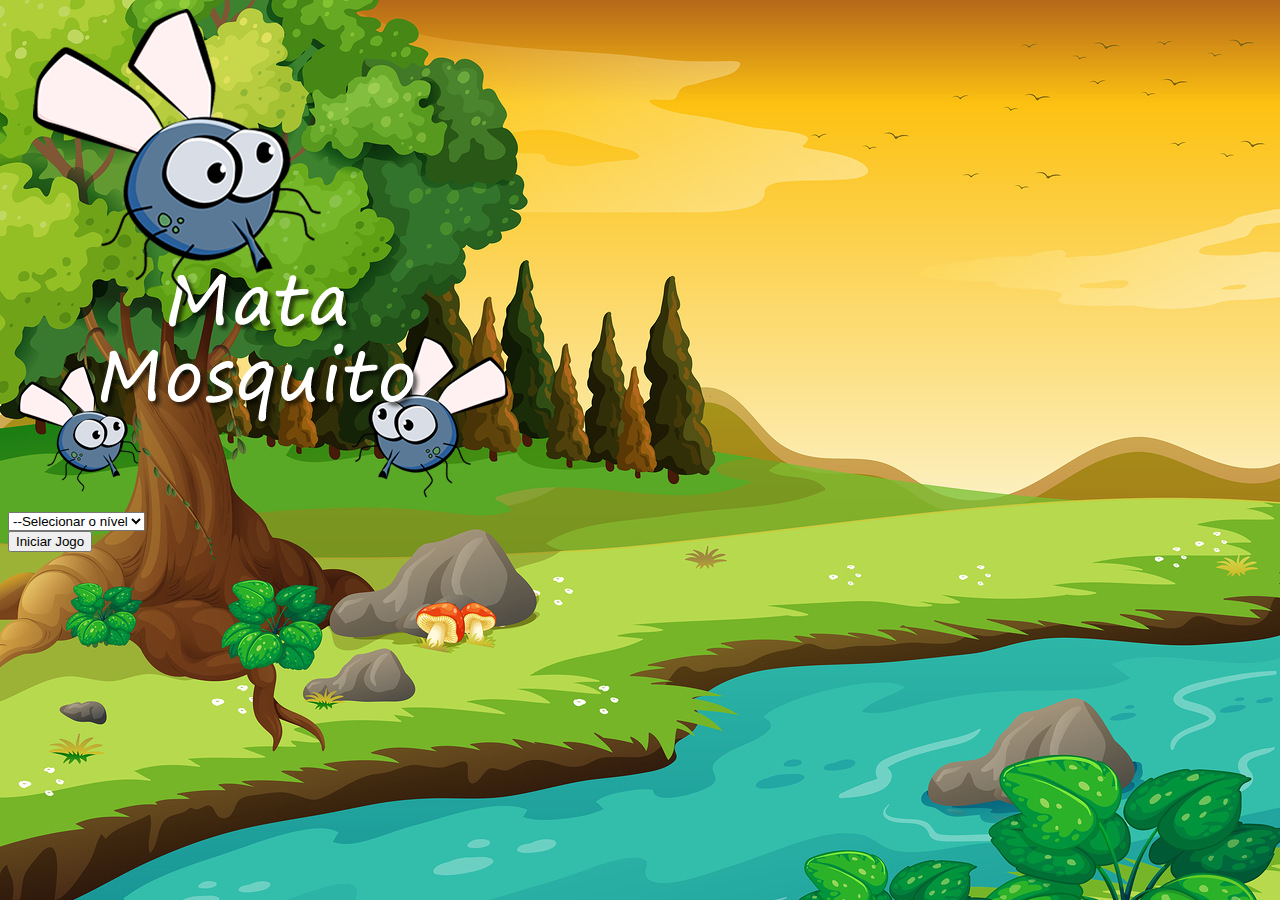
<file: index.html>
<!DOCTYPE html>
<html lang="en">
<head>
    <meta charset="UTF-8">
    <meta http-equiv="X-UA-Compatible" content="IE=edge">
    <meta name="viewport" content="width=device-width, initial-scale=1.0">
    <link rel="stylesheet" href="https://stackpath.bootstrapcdn.com/bootstrap/4.1.3/css/bootstrap.min.css" integrity="sha384-MCw98/SFnGE8fJT3GXwEOngsV7Zt27NXFoaoApmYm81iuXoPkFOJwJ8ERdknLPMO" crossorigin="anonymous">
    <link rel="stylesheet" href="css/estilo.css">

    <script>

        function iniciarJogo(){
            var nivel = document.getElementById('nivel').value

            if(nivel === ''){
                alert('Selecione um nível para iniciar o jogo')
                return false
            }

            window.location.href = "app.html?" + nivel
        }

    </script>
    <title></title>
</head>
<body>

    <div class="container">
        <div class="row">
            <div class="col">
                <div class="d-flex justify-content-center">
                    <img src="imagens/game.png" alt=""></div> 
                
            </div>
        </div>
    </div>

    <div class="row">
        <div class="col">
            <div class="d-flex justify-content-center">
                <div class="mb-2">   
                    <select class="form-control" id="nivel">
                    <option value="">--Selecionar o nível</option>
                    <option value="normal">Normal</option>
                    <option value="dificil">Difícil</option>
                    <option value="chucknorris">Chuck Norris</option>
                    </select>
                </div>
            </div>    
        </div>
    </div>

    

    <div class="row">
        <div class="col">
            <div class="d-flex justify-content-center">
               <button type="button" class="btn btn-danger btn-lg" onclick="iniciarJogo()">Iniciar Jogo</button>
            
        </div>
    </div>
    
</body>
</html>
</file>
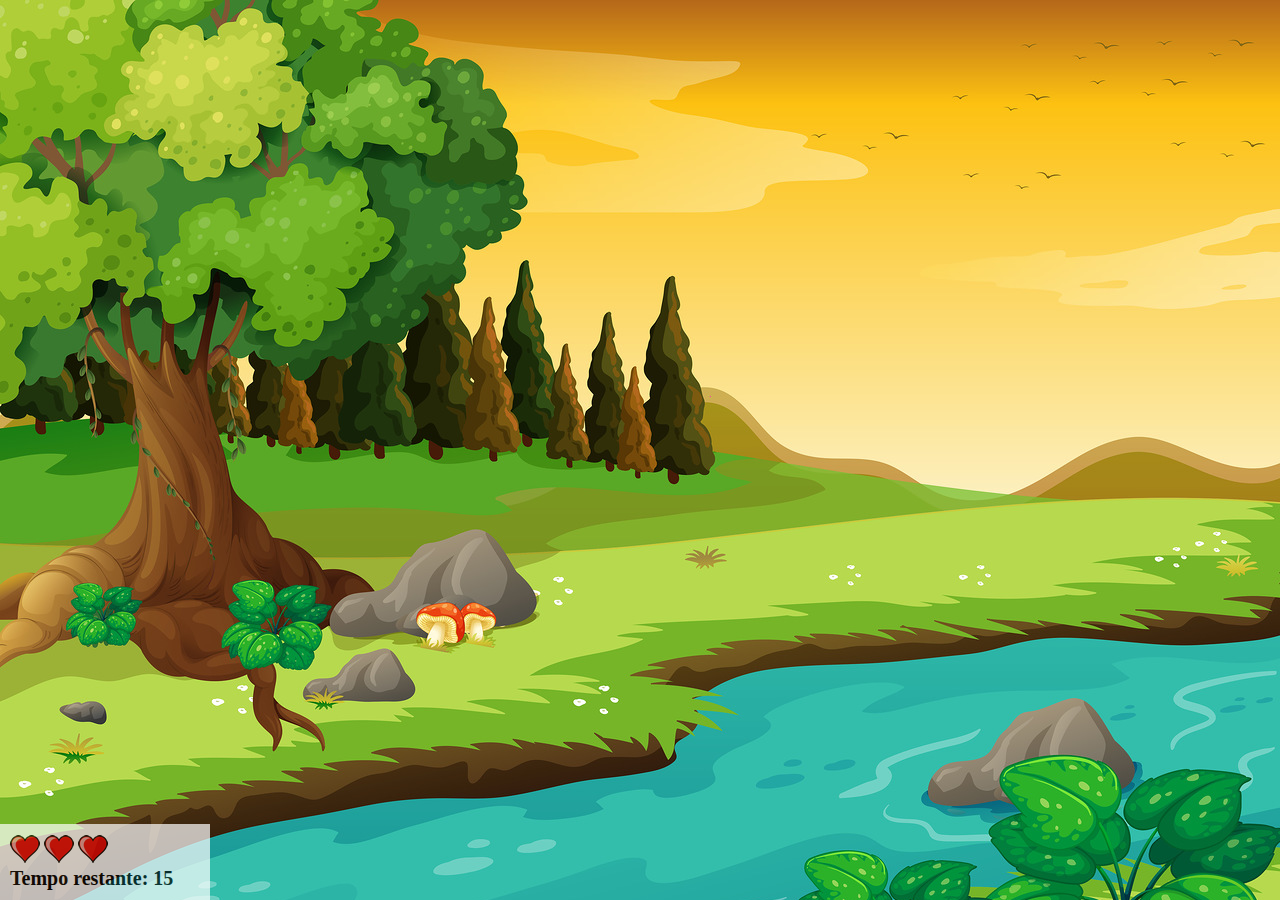
<file: app.html>
<!DOCTYPE html>
<html lang="en">
<head>
    <meta charset="UTF-8">
    <meta http-equiv="X-UA-Compatible" content="IE=edge">
    <meta name="viewport" content="width=device-width, initial-scale=1.0">
    <title>Mata Mosquito</title>
    <link rel="stylesheet" href="css/estilo.css">
    <script src="jogo.js"></script>
</head>
<body onresize="ajustaTamanhoPalcoJogo()">

    <div class="painel1">
        <div class="vidas">
            <img id="v1" src="imagens/coracao_cheio.png" alt="">
            <img id="v2" src="imagens/coracao_cheio.png" alt="">
            <img id="v3" src="imagens/coracao_cheio.png" alt="">
        </div>

        <div class="cronometro">
            Tempo restante: <span id="cronometro"></span></div>
        </div>
    </div>

    <script>
        document.getElementById('cronometro').innerHTML = tempo
        

        var criaMosquito = setInterval(function(){
            posicaoRandomica()
        }, criaMosquitoTempo)
    
    </script>
    
</body>
</html>
</file>
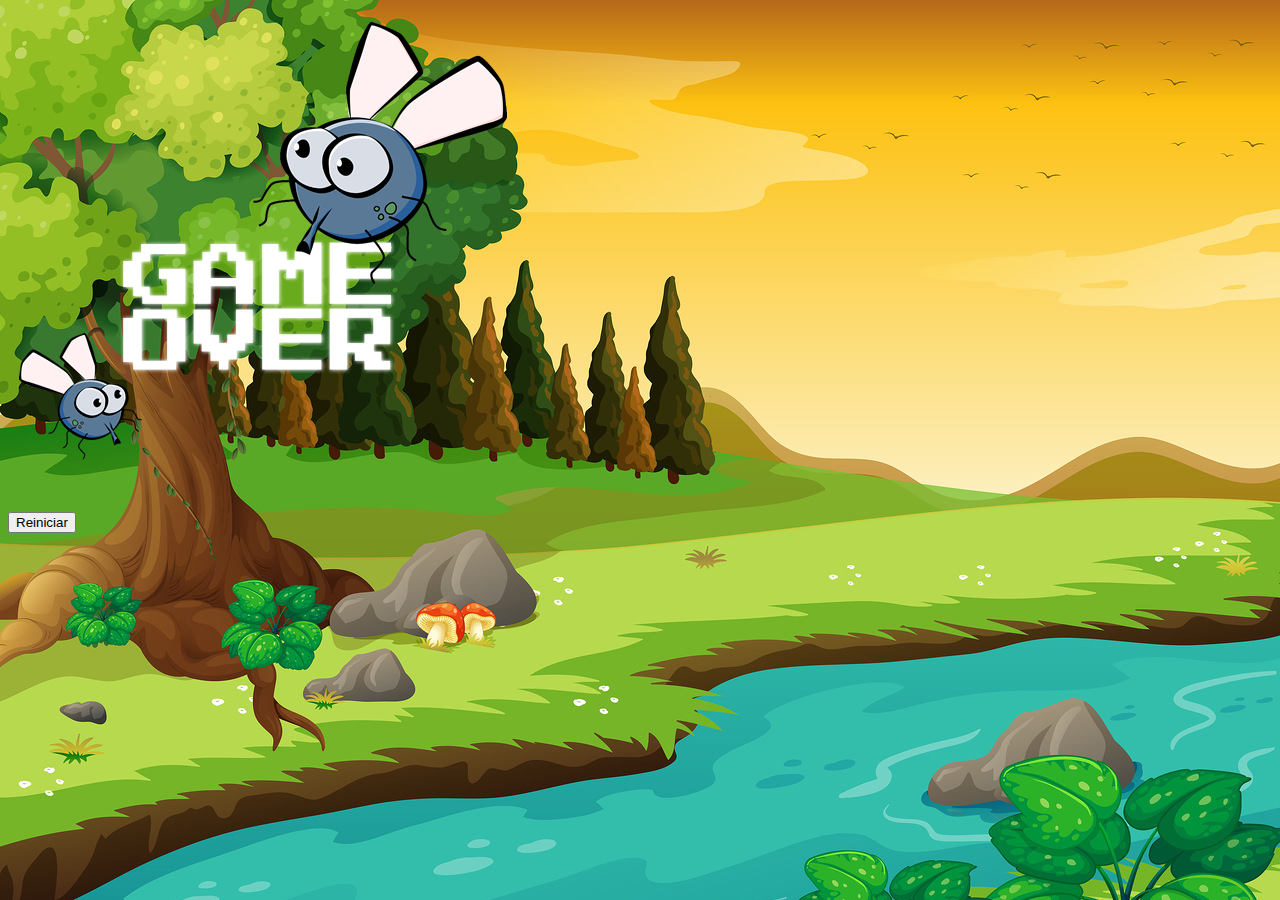
<file: fim_de_jogo.html>
<!DOCTYPE html>
<html lang="en">
<head>
    <meta charset="UTF-8">
    <meta http-equiv="X-UA-Compatible" content="IE=edge">
    <meta name="viewport" content="width=device-width, initial-scale=1.0">
    <link rel="stylesheet" href="https://stackpath.bootstrapcdn.com/bootstrap/4.1.3/css/bootstrap.min.css" integrity="sha384-MCw98/SFnGE8fJT3GXwEOngsV7Zt27NXFoaoApmYm81iuXoPkFOJwJ8ERdknLPMO" crossorigin="anonymous">
    <link rel="stylesheet" href="css/estilo.css">
    <title></title>
</head>
<body>

    <div class="container">
        <div class="row">
            <div class="col">
                <div class="d-flex justify-content-center">
                    <img src="imagens/game_over.png" alt=""></div> 
                
            </div>
        </div>
    </div>

    <div class="row">
        <div class="col">
            <div class="d-flex justify-content-center">
               <button type="button" class="btn btn-dark btn-lg" onclick="window.location.href = 'app.html'">Reiniciar</button>
            
        </div>
    </div>
    
</body>
</html>
</file>
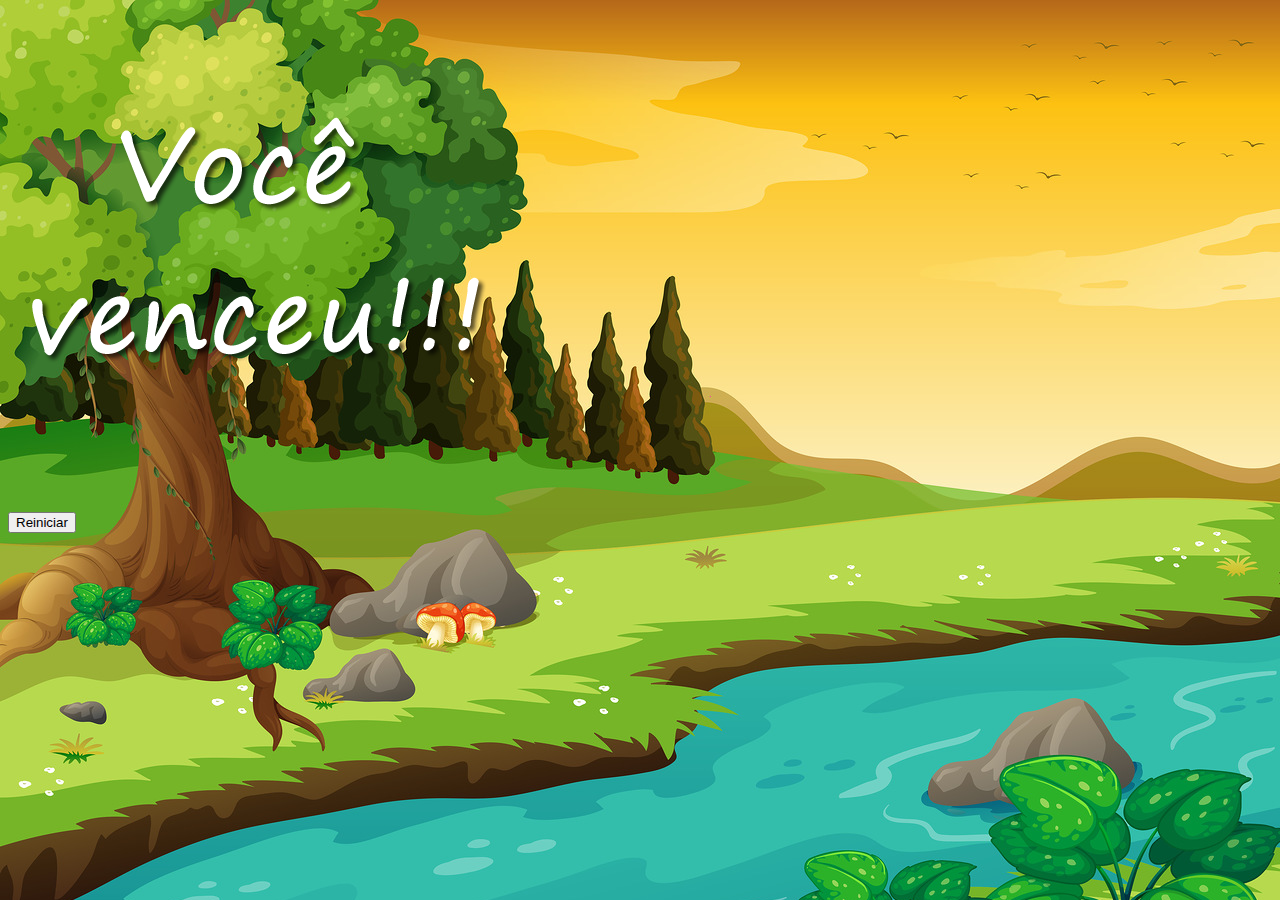
<file: vitoria.html>
<!DOCTYPE html>
<html lang="en">
<head>
    <meta charset="UTF-8">
    <meta http-equiv="X-UA-Compatible" content="IE=edge">
    <meta name="viewport" content="width=device-width, initial-scale=1.0">
    <link rel="stylesheet" href="https://stackpath.bootstrapcdn.com/bootstrap/4.1.3/css/bootstrap.min.css" integrity="sha384-MCw98/SFnGE8fJT3GXwEOngsV7Zt27NXFoaoApmYm81iuXoPkFOJwJ8ERdknLPMO" crossorigin="anonymous">
    <link rel="stylesheet" href="css/estilo.css">
    <title></title>
</head>
<body>

    <div class="container">
        <div class="row">
            <div class="col">
                <div class="d-flex justify-content-center">
                    <img src="imagens/vitoria.png" alt=""></div> 
                
            </div>
        </div>
    </div>

    <div class="row">
        <div class="col">
            <div class="d-flex justify-content-center">
               <button type="button" class="btn btn-dark btn-lg" onclick="window.location.href = 'index.html'">Reiniciar</button>
            
        </div>
    </div>
    
</body>
</html>
</file>
<file: css/estilo.css>
html{
    cursor: url(../imagens/mata_mosca.png) 30 30, auto;
}

body{
    background-image: url(../imagens/bg.jpg);
    background-repeat: no-repeat;


}


.mosquito1{
    width: 50px;
    height: 50px;
}

.mosquito2{
    width: 70px;
    height: 70px;
}

.mosquito3{
    width: 90px;
    height: 90px;
}

.ladoA{
    transform: scaleX(1)
}

.ladoB{
    transform: scaleX(-1)
}

.painel1{
    position: absolute;
    width: 190px;
    padding: 10px;
    left: 0px;
    bottom: 0px;
    border-top: solid 1px white;
    background-color: white;
    opacity: 0.7;
}

.vidas{
    float:  left;
}


.cronometro{
    float:  left;
    font-size: 20px;
    font-weight: bold;
}
</file>
